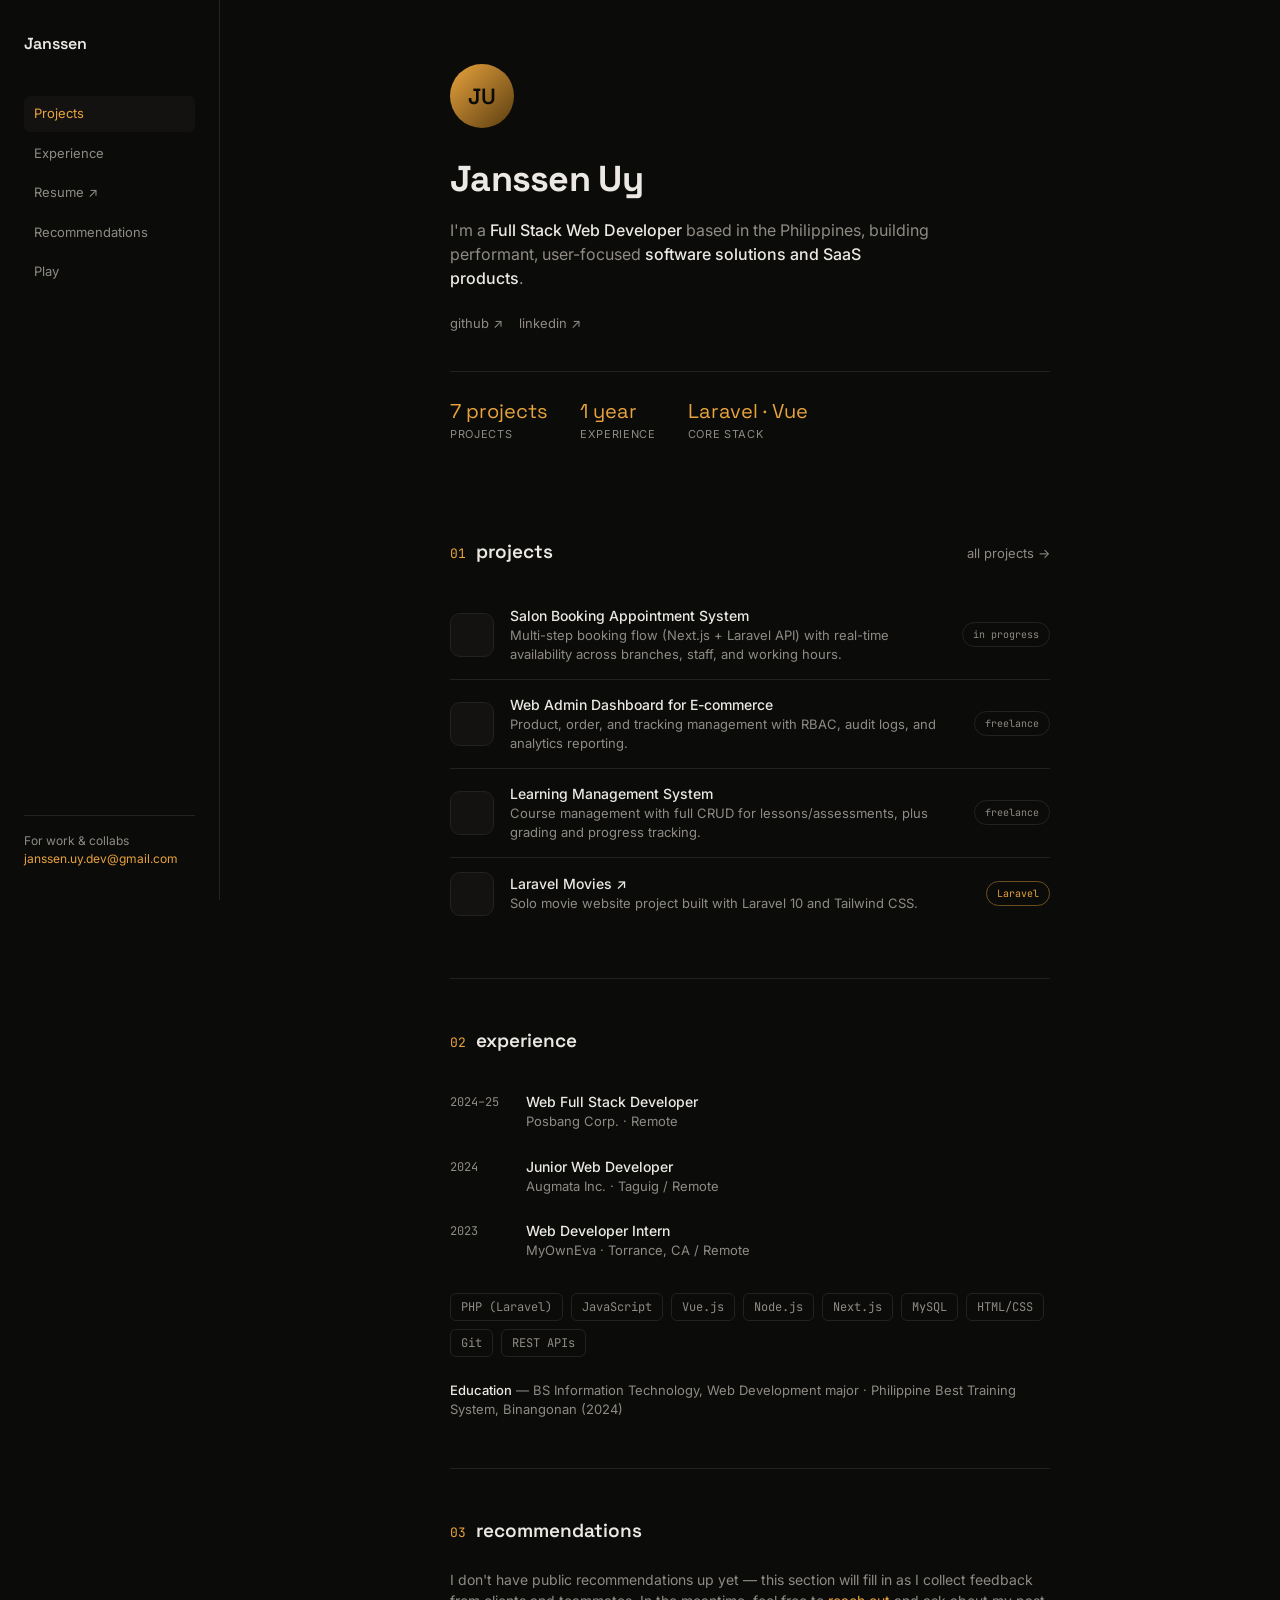
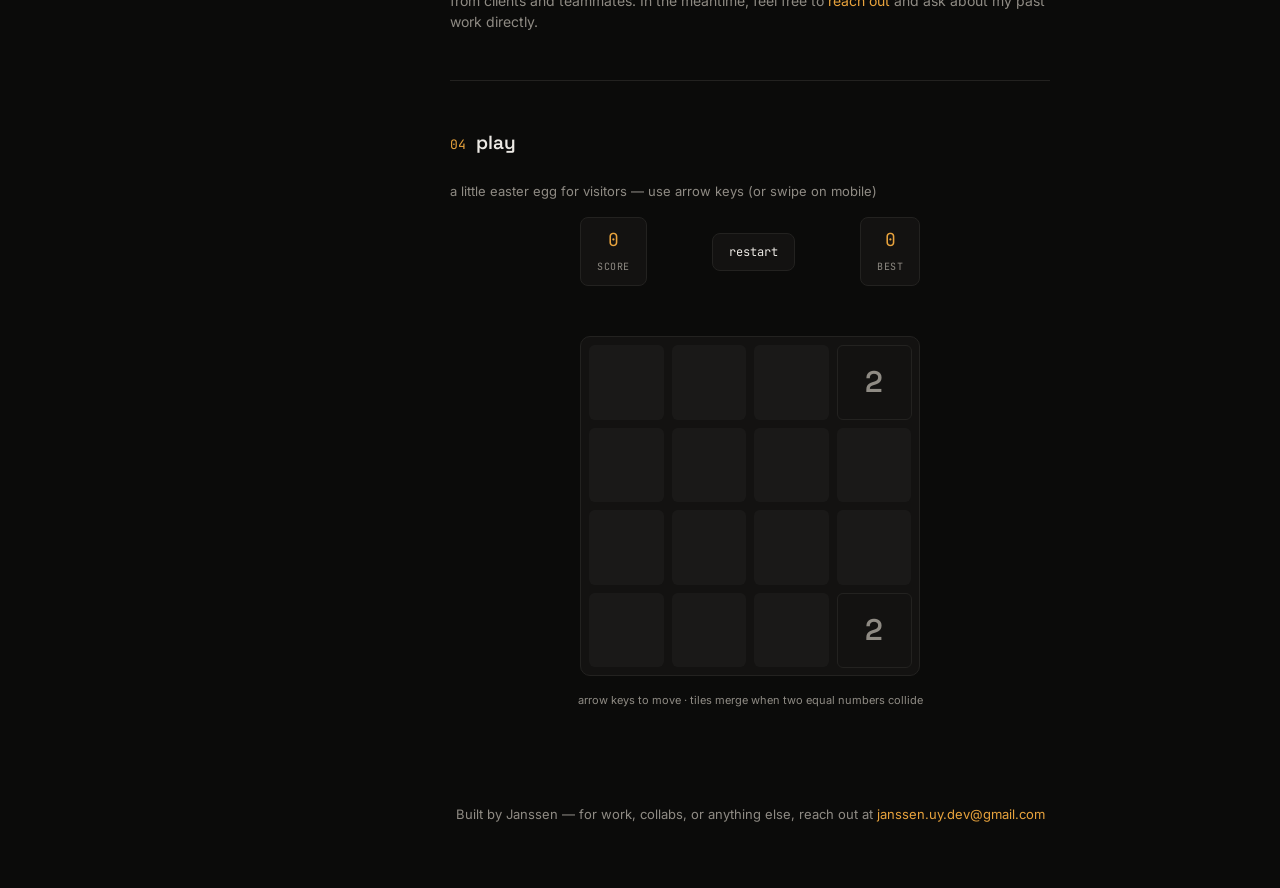
<file: index.html>
<!DOCTYPE html>
<html lang="en">
<head>
<meta charset="UTF-8">
<meta name="viewport" content="width=device-width, initial-scale=1">
<title>Janssen — Full Stack Web Developer</title>
<link rel="preconnect" href="https://fonts.googleapis.com">
<link href="https://fonts.googleapis.com/css2?family=Space+Grotesk:wght@400;500;600;700&family=Inter:wght@400;500;600&family=JetBrains+Mono:wght@400;500;600&display=swap" rel="stylesheet">
<style>
  :root{
    --bg: #0b0b0a;
    --bg-raised: #131211;
    --line: #232220;
    --text: #ece9e4;
    --text-dim: #8f8b84;
    --accent: #e8a33d;
    --accent-dim: #6b4f21;
    --sidebar-w: 220px;
  }
  *{box-sizing:border-box; margin:0; padding:0;}
  html{scroll-behavior:smooth;}
  body{
    background:var(--bg);
    color:var(--text);
    font-family:'Inter', sans-serif;
    line-height:1.5;
    -webkit-font-smoothing:antialiased;
  }
  a{color:inherit; text-decoration:none;}
  .display{font-family:'Space Grotesk', sans-serif;}
  .mono{font-family:'JetBrains Mono', monospace;}

  /* SIDEBAR */
  aside.sidebar{
    position:fixed; top:0; left:0; bottom:0; width:var(--sidebar-w);
    border-right:1px solid var(--line);
    padding:32px 24px;
    display:flex; flex-direction:column;
    overflow-y:auto;
  }
  .sidebar .brand{font-family:'Space Grotesk'; font-weight:600; font-size:16px; margin-bottom:40px;}
  .sidebar nav{display:flex; flex-direction:column; gap:4px;}
  .sidebar nav a{
    font-size:13px; color:var(--text-dim); padding:8px 10px; border-radius:6px;
    transition:background 0.15s, color 0.15s;
  }
  .sidebar nav a:hover{color:var(--text); background:var(--bg-raised);}
  .sidebar nav a.active{color:var(--accent); background:var(--bg-raised);}
  .sidebar .spacer{flex:1;}
  .sidebar .contact{font-size:12px; color:var(--text-dim); border-top:1px solid var(--line); padding-top:16px;}
  .sidebar .contact a{color:var(--accent);}

  main{
    margin-left:var(--sidebar-w);
    min-height:100vh;
    display:flex;
    justify-content:center;
  }
  main > .content{
    width:100%;
    max-width:680px;
    padding:0 40px;
  }

  @media (max-width:760px){
    aside.sidebar{
      position:static; width:100%; border-right:none; border-bottom:1px solid var(--line);
      padding:20px 24px; flex-direction:row; align-items:center; flex-wrap:wrap; gap:16px;
    }
    .sidebar .brand{margin-bottom:0;}
    .sidebar nav{flex-direction:row; flex-wrap:wrap; gap:2px;}
    .sidebar .spacer{display:none;}
    .sidebar .contact{border-top:none; padding-top:0; margin-left:auto;}
    main{ margin-left:0; }
    main > .content{ padding:0 24px; }
  }

  /* HERO */
  header.hero{padding:64px 0 48px;}
  .avatar{
    width:64px; height:64px; border-radius:50%;
    background:linear-gradient(135deg, var(--accent), #5a3d10);
    margin-bottom:24px;
    display:flex; align-items:center; justify-content:center;
    font-family:'Space Grotesk'; font-weight:600; font-size:22px;
    color:#0b0b0a; letter-spacing:0.02em;
  }
  h1.name{font-size:36px; letter-spacing:-0.02em; margin-bottom:12px;}
  .lede{color:var(--text-dim); font-size:16px; max-width:480px; margin-bottom:24px;}
  .lede strong{color:var(--text); font-weight:500;}
  .social{display:flex; gap:16px; font-size:13px; color:var(--text-dim); margin-bottom:36px; flex-wrap:wrap;}
  .social a{border-bottom:1px solid transparent;}
  .social a:hover{color:var(--accent); border-color:var(--accent);}

  .stat-row{display:flex; gap:32px; flex-wrap:wrap; padding-top:24px; border-top:1px solid var(--line);}
  .stat .num{font-family:'Space Grotesk'; font-size:20px; color:var(--accent);}
  .stat .label{font-size:11px; color:var(--text-dim); text-transform:uppercase; letter-spacing:0.06em;}

  /* SECTION SCAFFOLD */
  section{padding:48px 0;}
  section + section{border-top:1px solid var(--line);}
  .sec-head{display:flex; align-items:baseline; justify-content:space-between; margin-bottom:24px;}
  .sec-head .idx{font-family:'JetBrains Mono'; color:var(--accent); font-size:13px; margin-right:10px;}
  .sec-head h2{font-family:'Space Grotesk'; font-size:19px; font-weight:600; display:inline;}
  .sec-head .more{font-size:13px; color:var(--text-dim);}
  .sec-head .more:hover{color:var(--accent);}

  /* PROJECTS */
  .project{display:flex; gap:16px; align-items:center; padding:14px 0; border-bottom:1px solid var(--line);}
  .project:last-child{border-bottom:none;}
  .project .icon{width:44px; height:44px; border-radius:10px; background:var(--bg-raised); border:1px solid var(--line); flex-shrink:0;}
  .project .name{font-weight:500; font-size:14px;}
  .project .desc{font-size:13px; color:var(--text-dim);}
  .project .tag{font-family:'JetBrains Mono'; font-size:10px; color:var(--accent); border:1px solid var(--accent-dim); border-radius:99px; padding:4px 10px; margin-left:auto; white-space:nowrap; flex-shrink:0;}
  .project .tag.archived{color:var(--text-dim); border-color:var(--line);}

  /* EXPERIENCE */
  .role{display:flex; gap:16px; padding:12px 0;}
  .role .yr{font-family:'JetBrains Mono'; font-size:12px; color:var(--text-dim); width:60px; flex-shrink:0; padding-top:2px; white-space:nowrap;}
  .role .title{font-size:14px; font-weight:500;}
  .role .org{font-size:13px; color:var(--text-dim);}

  .stack{display:flex; flex-wrap:wrap; gap:8px; margin-top:20px;}
  .chip{font-family:'JetBrains Mono'; font-size:12px; color:var(--text-dim); border:1px solid var(--line); padding:4px 10px; border-radius:6px;}

  /* PROJECTS PANEL (slides in from the right) */
  .panel-backdrop{
    position:fixed; inset:0; background:rgba(0,0,0,0.5);
    opacity:0; pointer-events:none; transition:opacity 0.2s ease; z-index:25;
  }
  .panel-backdrop.show{ opacity:1; pointer-events:auto; }
  .projects-panel{
    position:fixed; top:0; right:0; bottom:0; width:360px; max-width:88vw;
    background:var(--bg-raised); border-left:1px solid var(--line);
    transform:translateX(100%); transition:transform 0.25s ease;
    z-index:30; padding:28px 24px; overflow-y:auto;
  }
  .projects-panel.show{ transform:translateX(0); }
  .panel-head{display:flex; align-items:center; justify-content:space-between; margin-bottom:20px;}
  .panel-head h3{font-family:'Space Grotesk'; font-size:17px; font-weight:600;}
  .panel-close{
    background:none; border:1px solid var(--line); color:var(--text-dim);
    width:28px; height:28px; border-radius:6px; cursor:pointer; font-size:14px; line-height:1;
  }
  .panel-close:hover{ color:var(--text); border-color:var(--accent); }
  .panel-project{padding:14px 0; border-bottom:1px solid var(--line);}
  .panel-project:last-child{border-bottom:none;}
  .panel-project .name{font-size:14px; font-weight:500; margin-bottom:3px;}
  .panel-project .desc{font-size:12px; color:var(--text-dim); margin-bottom:6px;}
  .panel-project .tag{font-family:'JetBrains Mono'; font-size:10px; color:var(--accent); border:1px solid var(--accent-dim); border-radius:99px; padding:2px 8px;}
  .panel-project .tag.archived{color:var(--text-dim); border-color:var(--line);}
  .quote{padding:20px 0; border-bottom:1px solid var(--line); font-size:14px; color:var(--text-dim);}
  .quote:last-child{border-bottom:none;}
  .quote .who{margin-top:10px; font-size:12px; color:var(--text);}
  .quote .who span{color:var(--text-dim); font-weight:400;}

  /* 2048 GAME */
  .game-wrap{display:flex; flex-direction:column; align-items:center; gap:16px;}
  .game-top{display:flex; justify-content:space-between; align-items:center; width:340px; max-width:100%;}
  .game-score{font-family:'JetBrains Mono'; background:var(--bg-raised); border:1px solid var(--line); border-radius:8px; padding:8px 16px; text-align:center;}
  .game-score .n{font-size:18px; color:var(--accent); display:block;}
  .game-score .l{font-size:10px; color:var(--text-dim); text-transform:uppercase; letter-spacing:0.05em;}
  .game-restart{
    font-family:'JetBrains Mono'; font-size:12px; color:var(--text); background:var(--bg-raised);
    border:1px solid var(--line); border-radius:8px; padding:10px 16px; cursor:pointer;
  }
  .game-restart:hover{border-color:var(--accent); color:var(--accent);}
  #board2048{
    position:relative; width:340px; max-width:100%; aspect-ratio:1/1;
    background:var(--bg-raised); border:1px solid var(--line); border-radius:10px;
    display:grid; grid-template-columns:repeat(4,1fr); grid-template-rows:repeat(4,1fr);
    gap:8px; padding:8px; touch-action:none;
  }
  .cell-bg{background:rgba(255,255,255,0.03); border-radius:6px;}
  .tile{
    position:absolute; display:flex; align-items:center; justify-content:center;
    font-family:'Space Grotesk'; font-weight:600; border-radius:6px;
    transition:top 0.12s ease, left 0.12s ease;
    background:var(--bg); border:1px solid var(--line); color:var(--text);
    will-change:transform;
  }
  .tile.spawn{ animation:tileSpawn 0.18s ease-out; }
  .tile.merged{ animation:tileMerge 0.16s ease-out; animation-delay:0.1s; animation-fill-mode:backwards; }
  @keyframes tileSpawn{
    from{ transform:scale(0); }
    to{ transform:scale(1); }
  }
  @keyframes tileMerge{
    0%{ transform:scale(1); }
    50%{ transform:scale(1.18); }
    100%{ transform:scale(1); }
  }
  #board2048.shake{ animation:boardShake 0.3s ease; }
  @keyframes boardShake{
    0%,100%{ transform:translateX(0); }
    20%{ transform:translateX(-4px); }
    40%{ transform:translateX(4px); }
    60%{ transform:translateX(-3px); }
    80%{ transform:translateX(3px); }
  }
  .game-hint{font-size:11px; color:var(--text-dim); text-align:center;}
  .game-msg{font-family:'JetBrains Mono'; font-size:13px; color:var(--accent); min-height:18px;}

  footer{padding:48px 0 64px; text-align:center; color:var(--text-dim); font-size:13px;}
  footer a{color:var(--accent);}
</style>
</head>
<body>

<aside class="sidebar">
  <div class="brand">Janssen</div>
  <nav>
    <a href="#projects" class="active">Projects</a>
    <a href="#experience">Experience</a>
    <a href="resume.pdf" target="_blank">Resume ↗</a>
    <a href="#recs">Recommendations</a>
    <a href="#play">Play</a>
  </nav>
  <div class="spacer"></div>
  <div class="contact">
    For work & collabs<br>
    <a href="mailto:janssen.uy.dev@gmail.com">janssen.uy.dev@gmail.com</a>
  </div>
</aside>

<main>
<div class="content">
  <header class="hero">
    <div class="avatar">JU</div>
    <h1 class="name display">Janssen Uy</h1>
    <p class="lede">I'm a <strong>Full Stack Web Developer</strong> based in the Philippines, building performant,
      user-focused <strong>software solutions and SaaS products</strong>.</p>
    <div class="social">
      <a href="https://github.com/haythamac" target="_blank">github ↗</a>
      <a href="https://www.linkedin.com/in/janssen-uy-04b142267/" target="_blank">linkedin ↗</a>
    </div>
    <div class="stat-row">
      <div class="stat"><div class="num display">7 projects</div><div class="label">projects</div></div>
      <div class="stat"><div class="num display">1 year</div><div class="label">experience</div></div>
      <div class="stat"><div class="num display">Laravel · Vue</div><div class="label">core stack</div></div>
    </div>
  </header>

  <section id="projects">
    <div class="sec-head">
      <div><span class="idx mono">01</span><h2>projects</h2></div>
      <a class="more" id="open-projects-panel" href="#">all projects →</a>
    </div>
    <div id="projects-list"></div>
  </section>

  <section id="experience">
    <div class="sec-head">
      <div><span class="idx mono">02</span><h2>experience</h2></div>
      <!-- <a class="more" href="#">full history →</a> -->
    </div>
    <div class="role"><div class="yr mono">2024–25</div><div><div class="title">Web Full Stack Developer</div><div class="org">Posbang Corp. · Remote</div></div></div>
    <div class="role"><div class="yr mono">2024</div><div><div class="title">Junior Web Developer</div><div class="org">Augmata Inc. · Taguig / Remote</div></div></div>
    <div class="role"><div class="yr mono">2023</div><div><div class="title">Web Developer Intern</div><div class="org">MyOwnEva · Torrance, CA / Remote</div></div></div>

    <div class="stack">
      <span class="chip">PHP (Laravel)</span><span class="chip">JavaScript</span><span class="chip">Vue.js</span>
      <span class="chip">Node.js</span><span class="chip">Next.js</span><span class="chip">MySQL</span>
      <span class="chip">HTML/CSS</span><span class="chip">Git</span><span class="chip">REST APIs</span>
    </div>

    <div style="margin-top:24px; font-size:13px; color:var(--text-dim);">
      <strong style="color:var(--text); font-weight:500;">Education</strong> — BS Information Technology, Web Development major · Philippine Best Training System, Binangonan (2024)
    </div>
  </section>

  <section id="recs">
    <div class="sec-head">
      <div><span class="idx mono">03</span><h2>recommendations</h2></div>
      <!-- <a class="more" href="#">all recs →</a> -->
    </div>
    <!-- <div class="quote">
      "Swap this for a real quote from someone you've worked with — keep it specific and short."
      <div class="who">Full Name <span>· Their Title</span></div>
    </div>
    <div class="quote">
      "A second testimonial. Real quotes carry far more weight than generic praise."
      <div class="who">Full Name <span>· Their Title</span></div>
    </div> --> 
    <p style="font-size:14px; color:var(--text-dim);">
      I don't have public recommendations up yet — this section will fill in as I collect feedback
      from clients and teammates. In the meantime, feel free to
      <a href="#" style="color:var(--accent);">reach out</a>
      and ask about my past work directly.
    </p>
  </section>

  <section id="play">
    <div class="sec-head">
      <div><span class="idx mono">04</span><h2>play</h2></div>
    </div>
    <p style="font-size:13px;color:var(--text-dim);margin-bottom:16px;">a little easter egg for visitors — use arrow keys (or swipe on mobile)</p>
    <div class="game-wrap">
      <div class="game-top">
        <div class="game-score"><span class="n" id="g-score">0</span><span class="l">score</span></div>
        <button class="game-restart" id="g-restart">restart</button>
        <div class="game-score"><span class="n" id="g-best">0</span><span class="l">best</span></div>
      </div>
      <div class="game-msg" id="g-msg"></div>
      <div id="board2048"></div>
      <div class="game-hint">arrow keys to move · tiles merge when two equal numbers collide</div>
    </div>
  </section>

  <footer>
    Built by Janssen — for work, collabs, or anything else, reach out at
    <a href="mailto:janssen.uy.dev@gmail.com">janssen.uy.dev@gmail.com</a>
  </footer>

</div>
</main>

<div class="panel-backdrop" id="panel-backdrop"></div>
<aside class="projects-panel" id="projects-panel">
  <div class="panel-head">
    <h3>all projects</h3>
    <button class="panel-close" id="panel-close" aria-label="Close">✕</button>
  </div>

  <div id="panel-projects-list"></div>
</aside>

<script>
// =====================================================================
// EDIT YOUR PROJECTS HERE — this one list drives both the homepage
// preview and the "all projects" panel, so you only maintain it once.
//
//   name:     project title
//   desc:     one or two sentence description
//   tag:      short label, e.g. "in progress", "freelance", "Laravel"
//   url:      link to visit (repo, live site, case study) — set to
//             null (no quotes) if there's nothing to link to, e.g.
//             private client work. When url is null the tag is shown
//             in a muted style instead of the accent color.
//   featured: true = shows on the homepage projects section
//             false = only shows in the "all projects" panel
// =====================================================================
const PROJECTS = [
  {
    name: "Salon Booking Appointment System",
    desc: "Multi-step booking flow (Next.js + Laravel API) with real-time availability across branches, staff, and working hours.",
    tag: "in progress",
    url: null,
    featured: true
  },
  {
    name: "Web Admin Dashboard for E-commerce",
    desc: "Product, order, and tracking management with RBAC, audit logs, and analytics reporting.",
    tag: "freelance",
    url: null,
    featured: true
  },
  {
    name: "Learning Management System",
    desc: "Course management with full CRUD for lessons/assessments, plus grading and progress tracking.",
    tag: "freelance",
    url: null,
    featured: true
  },
  {
    name: "Laravel Movies",
    desc: "Solo movie website project built with Laravel 10 and Tailwind CSS.",
    tag: "Laravel",
    url: "https://github.com/haythamac/laravel-movies",
    featured: true
  },
  {
    name: "Paragon — Guild Management System",
    desc: "Admin panel for guild operations (frontend + backend).",
    tag: "Vue · Laravel",
    url: "https://github.com/haythamac/paragon-fe",
    featured: false
  },
  {
    name: "Ymir Mileage Calculator",
    desc: "Deposit calculator tool for a game.",
    tag: "Vue",
    url: "https://github.com/haythamac/ymir-mileage-calculator",
    featured: false
  },
  {
    name: "Folkvang Timer",
    desc: "Real time boss spawn timer for a game.",
    tag: "Express.js · Vue · Socket.io",
    url: "https://github.com/haythamac/folkvang",
    featured: false
  }
];

// ---- render projects (homepage preview + full panel) ----
(function(){
  function nameHtml(p){
    return p.url
      ? `<a href="${p.url}" target="_blank" rel="noopener">${p.name} ↗</a>`
      : p.name;
  }

  function homeCard(p){
    return `
      <div class="project">
        <div class="icon"></div>
        <div>
          <div class="name">${nameHtml(p)}</div>
          <div class="desc">${p.desc}</div>
        </div>
        <div class="tag${p.url ? '' : ' archived'}">${p.tag}</div>
      </div>`;
  }

  function panelCard(p){
    return `
      <div class="panel-project">
        <div class="name">${nameHtml(p)}</div>
        <div class="desc">${p.desc}</div>
        <span class="tag${p.url ? '' : ' archived'}">${p.tag}</span>
      </div>`;
  }

  const homeList = document.getElementById('projects-list');
  const panelList = document.getElementById('panel-projects-list');
  if(homeList) homeList.innerHTML = PROJECTS.filter(p => p.featured).map(homeCard).join('');
  if(panelList) panelList.innerHTML = PROJECTS.map(panelCard).join('');
})();

// ---- projects panel ----
(function(){
  const openBtn = document.getElementById('open-projects-panel');
  const panel = document.getElementById('projects-panel');
  const backdrop = document.getElementById('panel-backdrop');
  const closeBtn = document.getElementById('panel-close');

  function openPanel(e){
    if(e) e.preventDefault();
    panel.classList.add('show');
    backdrop.classList.add('show');
  }
  function closePanel(){
    panel.classList.remove('show');
    backdrop.classList.remove('show');
  }

  openBtn.addEventListener('click', openPanel);
  closeBtn.addEventListener('click', closePanel);
  backdrop.addEventListener('click', closePanel);
  document.addEventListener('keydown', (e) => { if(e.key === 'Escape') closePanel(); });
})();

// ---- sidebar active link on scroll ----
(function(){
  const links = document.querySelectorAll('.sidebar nav a');
  const sections = Array.from(links).map(a => document.querySelector(a.getAttribute('href')));
  window.addEventListener('scroll', () => {
    let idx = 0;
    sections.forEach((sec, i) => {
      if(sec && window.scrollY >= sec.offsetTop - 120) idx = i;
    });
    links.forEach((a,i) => a.classList.toggle('active', i === idx));
  });
})();

// ---- 2048 game (persistent tile objects so slides/merges/spawns animate) ----
(function(){
  const SIZE = 4;
  const board = document.getElementById('board2048');
  const scoreEl = document.getElementById('g-score');
  const bestEl = document.getElementById('g-best');
  const msgEl = document.getElementById('g-msg');
  const restartBtn = document.getElementById('g-restart');

  let tiles, nextId, score, best, cellSize, gap = 8;
  let tileEls = new Map();

  best = 0; // in-memory only for this session
  bestEl.textContent = best;

  const tileColors = {
    2:'#131211', 4:'#1a1815', 8:'#3d2c12', 16:'#5a3d10',
    32:'#7a4f0e', 64:'#9a5f0c', 128:'#c47d1a', 256:'#e0972a',
    512:'#e8a33d', 1024:'#f0b95c', 2048:'#f7d27f'
  };

  function addRandomTile(){
    const occupied = new Set(tiles.map(t => t.r + ',' + t.c));
    const empties = [];
    for(let r=0;r<SIZE;r++) for(let c=0;c<SIZE;c++) if(!occupied.has(r+','+c)) empties.push([r,c]);
    if(empties.length === 0) return;
    const [r,c] = empties[Math.floor(Math.random()*empties.length)];
    tiles.push({ id: nextId++, r, c, value: Math.random() < 0.9 ? 2 : 4, isNew: true, merged: false });
  }

  function init(){
    tiles = [];
    nextId = 1;
    score = 0;
    msgEl.textContent = '';
    board.dataset.won = '';
    tileEls.forEach(el => el.remove());
    tileEls.clear();
    layoutBoard();
    addRandomTile();
    addRandomTile();
    scoreEl.textContent = score;
    render();
  }

  function layoutBoard(){
    Array.from(board.querySelectorAll('.cell-bg')).forEach(el => el.remove());
    for(let i=0;i<SIZE*SIZE;i++){
      const bg = document.createElement('div');
      bg.className = 'cell-bg';
      board.appendChild(bg);
    }
    cellSize = (board.clientWidth - gap*(SIZE+1)) / SIZE;
  }

  function render(){
    const seen = new Set();
    tiles.forEach(t => {
      seen.add(t.id);
      let el = tileEls.get(t.id);
      if(!el){
        el = document.createElement('div');
        el.className = 'tile';
        board.appendChild(el);
        tileEls.set(t.id, el);
      }
      el.style.width = cellSize + 'px';
      el.style.height = cellSize + 'px';
      el.style.left = (gap + t.c*(cellSize+gap)) + 'px';
      el.style.top = (gap + t.r*(cellSize+gap)) + 'px';
      el.textContent = t.value;
      el.style.background = tileColors[t.value] || '#f7d27f';
      el.style.fontSize = (t.value > 512 ? cellSize*0.32 : cellSize*0.4) + 'px';
      el.style.color = t.value <= 4 ? 'var(--text-dim)' : '#0b0b0a';
      el.classList.remove('spawn','merged');
      if(t.isNew){ void el.offsetWidth; el.classList.add('spawn'); t.isNew = false; }
      if(t.merged){ void el.offsetWidth; el.classList.add('merged'); t.merged = false; }
    });
    tileEls.forEach((el, id) => {
      if(!seen.has(id)){ el.remove(); tileEls.delete(id); }
    });
  }

  function compress(line){
    // line: array of 4 slots, each a tile object or null, ordered from the
    // side tiles are moving TOWARD (index 0) to the far side (index 3)
    const present = line.filter(t => t);
    const result = [];
    let gained = 0;
    const removedIds = [];
    let i = 0;
    while(i < present.length){
      if(i+1 < present.length && present[i].value === present[i+1].value){
        present[i].value *= 2;
        present[i].merged = true;
        gained += present[i].value;
        removedIds.push(present[i+1].id);
        result.push(present[i]);
        i += 2;
      } else {
        result.push(present[i]);
        i += 1;
      }
    }
    while(result.length < SIZE) result.push(null);
    let moved = false;
    for(let k=0;k<SIZE;k++){
      const beforeId = line[k] ? line[k].id : null;
      const afterId = result[k] ? result[k].id : null;
      if(beforeId !== afterId) moved = true;
    }
    return { result, gained, removedIds, moved };
  }

  function move(dir){
    const cellTile = Array.from({length:SIZE}, () => Array(SIZE).fill(null));
    tiles.forEach(t => cellTile[t.r][t.c] = t);

    let totalGained = 0, anyMoved = false;
    const removedIds = new Set();

    if(dir === 'left' || dir === 'right'){
      for(let r=0;r<SIZE;r++){
        let arr = cellTile[r].slice();
        if(dir === 'right') arr.reverse();
        const { result, gained, removedIds: rm, moved } = compress(arr);
        const ordered = dir === 'right' ? result.slice().reverse() : result;
        totalGained += gained;
        if(moved) anyMoved = true;
        rm.forEach(id => removedIds.add(id));
        for(let c=0;c<SIZE;c++){ if(ordered[c]){ ordered[c].r = r; ordered[c].c = c; } }
      }
    } else {
      for(let c=0;c<SIZE;c++){
        let arr = [0,1,2,3].map(r => cellTile[r][c]);
        if(dir === 'down') arr.reverse();
        const { result, gained, removedIds: rm, moved } = compress(arr);
        const ordered = dir === 'down' ? result.slice().reverse() : result;
        totalGained += gained;
        if(moved) anyMoved = true;
        rm.forEach(id => removedIds.add(id));
        for(let r=0;r<SIZE;r++){ if(ordered[r]){ ordered[r].r = r; ordered[r].c = c; } }
      }
    }

    if(!anyMoved){
      board.classList.remove('shake');
      void board.offsetWidth;
      board.classList.add('shake');
      return;
    }

    tiles = tiles.filter(t => !removedIds.has(t.id));
    score += totalGained;
    scoreEl.textContent = score;
    if(score > best){ best = score; bestEl.textContent = best; }

    render(); // animate the slide + merge pop first
    setTimeout(() => {
      addRandomTile(); // then spawn the new tile
      render();
      checkEnd();
    }, 120);
  }

  function canMove(){
    const cellTile = Array.from({length:SIZE}, () => Array(SIZE).fill(null));
    tiles.forEach(t => cellTile[t.r][t.c] = t.value);
    for(let r=0;r<SIZE;r++) for(let c=0;c<SIZE;c++){
      if(!cellTile[r][c]) return true;
      if(c < SIZE-1 && cellTile[r][c] === cellTile[r][c+1]) return true;
      if(r < SIZE-1 && cellTile[r][c] === cellTile[r+1][c]) return true;
    }
    return false;
  }

  function checkEnd(){
    const won = tiles.some(t => t.value >= 2048);
    if(won && !board.dataset.won){
      board.dataset.won = '1';
      msgEl.textContent = "you hit 2048 — keep going or restart";
    }
    if(!canMove()){
      msgEl.textContent = "game over — click restart to try again";
    }
  }

  document.addEventListener('keydown', (e) => {
    if(!initialized) return;
    const map = {ArrowLeft:'left', ArrowRight:'right', ArrowUp:'up', ArrowDown:'down'};
    if(map[e.key]){
      e.preventDefault();
      move(map[e.key]);
    }
  });

  // swipe support
  let touchStartX = 0, touchStartY = 0;
  board.addEventListener('touchstart', (e) => {
    if(!initialized) return;
    touchStartX = e.touches[0].clientX;
    touchStartY = e.touches[0].clientY;
  }, {passive:true});
  board.addEventListener('touchend', (e) => {
    if(!initialized) return;
    const dx = e.changedTouches[0].clientX - touchStartX;
    const dy = e.changedTouches[0].clientY - touchStartY;
    if(Math.max(Math.abs(dx), Math.abs(dy)) < 20) return;
    if(Math.abs(dx) > Math.abs(dy)){
      move(dx > 0 ? 'right' : 'left');
    } else {
      move(dy > 0 ? 'down' : 'up');
    }
  }, {passive:true});

  restartBtn.addEventListener('click', () => { board.dataset.won=''; init(); });
  window.addEventListener('resize', () => { if(initialized){ layoutBoard(); render(); } });

  // don't do any work until the player actually scrolls near the game —
  // keeps this section from costing anything on initial page load
  let initialized = false;
  function ensureInit(){
    if(initialized) return;
    initialized = true;
    init();
  }
  const playSection = document.getElementById('play');
  if('IntersectionObserver' in window){
    const io = new IntersectionObserver((entries) => {
      entries.forEach(entry => {
        if(entry.isIntersecting){ ensureInit(); io.disconnect(); }
      });
    }, { rootMargin: '300px' });
    io.observe(playSection);
  } else {
    ensureInit(); // fallback for very old browsers
  }
})();
</script>

</body>
</html>
</file>
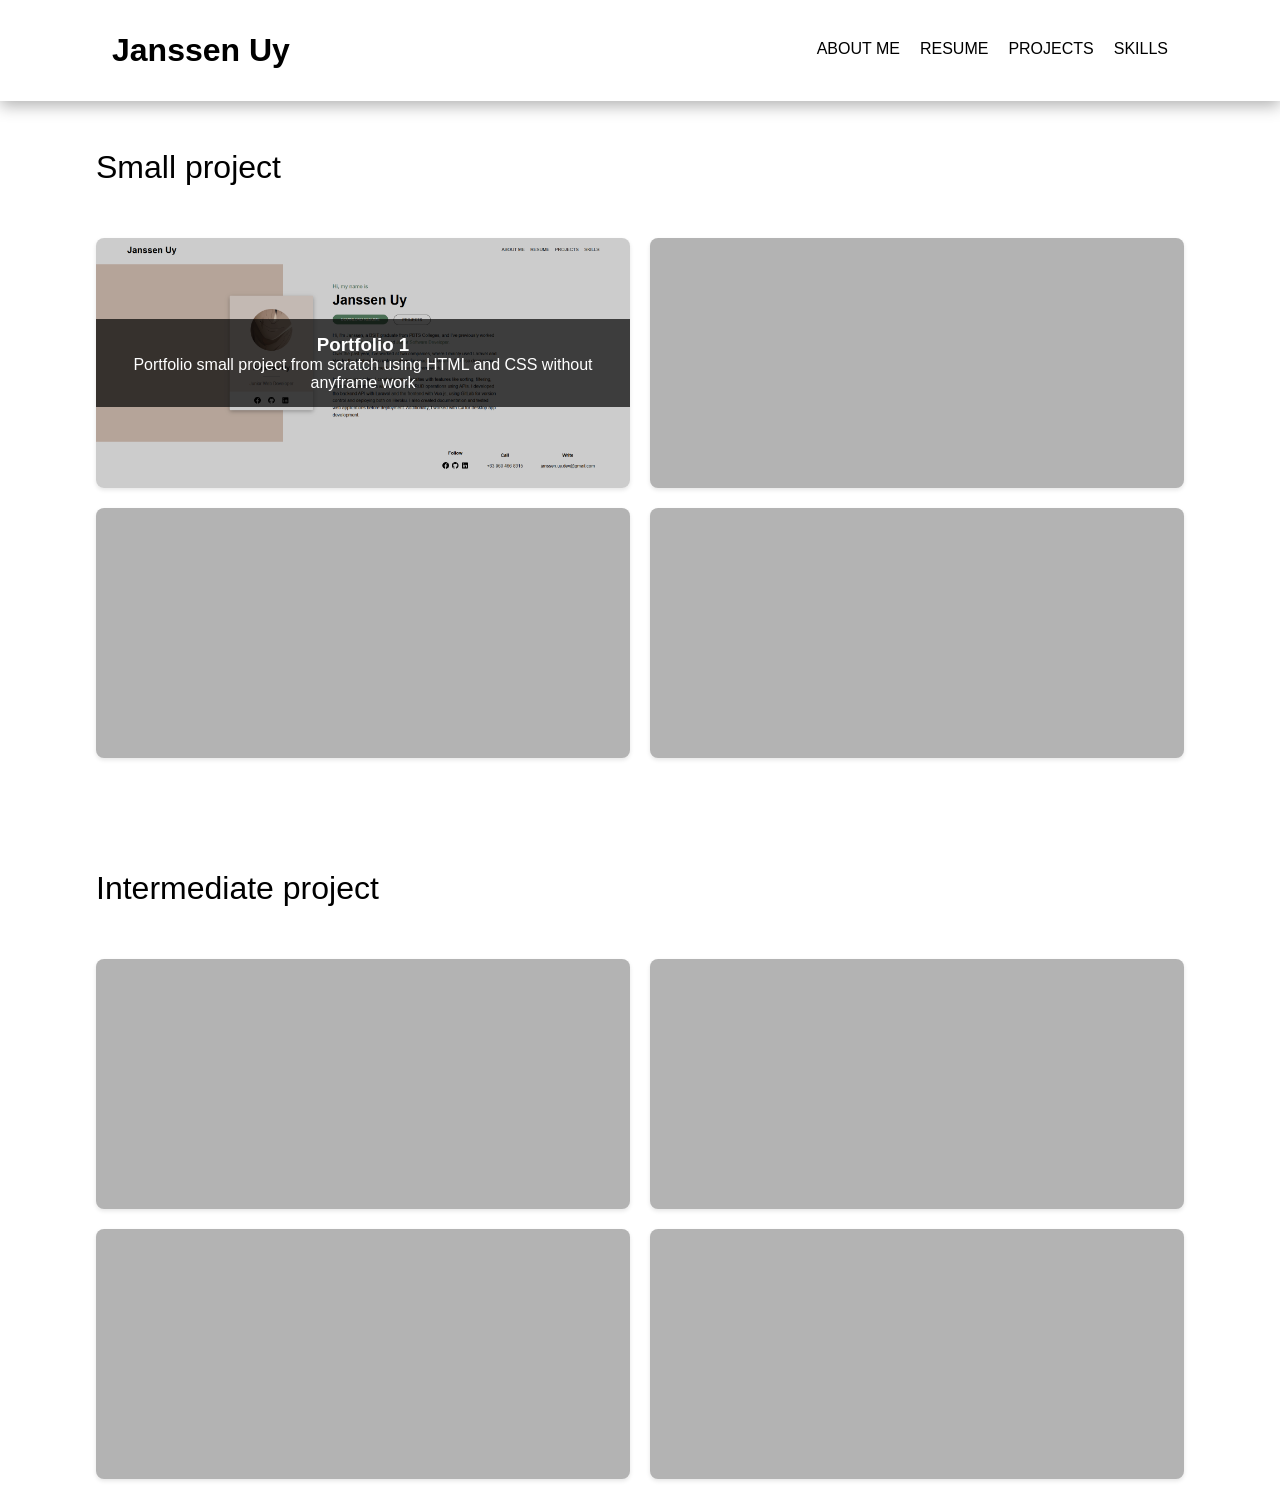
<file: pages/projects.html>
<!DOCTYPE html>
<html lang="en">
    <head>
        <meta charset="UTF-8" />
        <meta name="viewport" content="width=device-width, initial-scale=1.0" />
        <title>Projects</title>
        <link rel="stylesheet" href="../styles/style.css" />
        <link rel="stylesheet" href="../styles/project.css" />
    </head>
    <body>
        <!-- Navigation bar -->
        <nav class="navbar">
            <div class="logo">Janssen Uy</div>
            <ul class="nav-links">
                <li><a href="#">About me</a></li>
                <li><a href="#">Resume</a></li>
                <li><a href="./pages/projects.html">Projects</a></li>
                <li><a href="#">Skills</a></li>
            </ul>
        </nav>

        <main class="project-main">
            <div class="project-group">
                <div class="project-level">Small project</div>
                <div class="project-grid small-project">
                    <a href="https://haythamac.github.io">
                        <div class="project-card">
                            <div class="text-container">
                                <h3>Portfolio 1</h3>
                                <p>
                                    Portfolio small project from scratch using
                                    HTML and CSS without anyframe work
                                </p>
                            </div>
                        </div>
                    </a>
                    <div class="project-card"></div>
                    <div class="project-card"></div>
                    <div class="project-card"></div>
                </div>
            </div>

            <div class="project-group">
                <div class="project-level ">Intermediate project</div>
                <div class="project-grid intermediate-project">
                    <div class="project-card"></div>
                    <div class="project-card"></div>
                    <div class="project-card"></div>
                    <div class="project-card"></div>
                </div>
            </div>
        </main>
    </body>
</html>
</file>
<file: styles/style.css>
* {
    margin: 0;
    padding: 0;
    box-sizing: border-box;
    font-family: 'Poppins', sans-serif;
}

.navbar {
    background-color: #ffffff;
    color: black;
    padding: 2rem 7rem;
    display: flex;
    justify-content: space-between;
    box-shadow: 0 5px 15px rgba(0,0,0,0.3);
    z-index: 10;
}

.logo {
    font-size: 2rem;
    font-weight: 700;
    color: black;
}
.logo:hover {
    cursor: pointer;
    color: #709878;
    transition: color 0.3s ease-in-out;
}
.nav-links {
    display: flex;
    gap: 20px;
}

.nav-links li {
    list-style: none;
    font-size: 1rem;
    font-weight: 500;
    transition: color 0.3s ease-in-out;
    padding: 0.5rem 0rem;
}

.nav-links li a {
    text-decoration: none;
    text-transform: uppercase;
    color: black;
}

.nav-links li a:hover {
    color: #709878;
    transition: color 0.3s ease-in-out;
    cursor: pointer;
}

.hero-background {
    display: flex;
    width: 100%;
    height: 70vh;
    position: relative;
}

.left-background {
    background-color: #e2cdbf;
    width: 35%;
    font-size: 0px;
}

.right-background {
    background-color: #ffffff;
    width: 65%;
    font-size: 0px;
}

.hero-section {
    position: absolute;
    display: flex;
    width: 100%;
    height: 100%;
    padding: 0 25%;
    align-items: center;
}

.hero-card {
    background-color: #f4e7e0;
    min-width: 300px;
    min-height: 60%;
    display: flex;
    flex-direction: column;
    justify-content: space-between;
    text-align: center;
    border-radius: 5px;
    box-shadow: 0 5px 15px rgba(0,0,0,0.3);
    margin-right: 50px;
    z-index: 10;
}

.hero-card-content{
    margin-top: 3rem;
    display: flex;
    flex-direction: column;
    align-items: center;
}

.profile-image {
    width: 150px;
    height: 150px;
    border-radius: 50%;
    object-fit: cover;
    margin-bottom: 3rem;
}

.hero-card h2 {
    margin-bottom: 1rem;
}

.hero-card p {
    margin-bottom: 20px;
    color: #555;
}

.hero-card span{
    display:block;
    width:20%; /*or whatever width you want the effect of <hr>*/
    border-top: 1px solid #A4A4A4;
    margin-bottom: 1rem;
}

.social-icons {
    display: flex;
    justify-content: center;
    gap: 20px;
    background-color: #ffffff;
    padding: 1rem 0;
}

.hero-info {
    padding-left: 20px;
    max-width: 1000px;
    min-width: 600px;
}

.greeting {
    color: #5d8a6a;
    font-size: 1.2rem;
    margin-bottom: 10px;
}

h1 {
    font-size: 3rem;
    margin-bottom: 25px;
}

.buttons {
    display: flex;
    gap: 20px;
    margin-bottom: 25px;
}

.resume-btn {
    background-color: #5d8a6a;
    color: white;
    border: none;
    padding: 10px 30px;
    border-radius: 25px;
    cursor: pointer;
}

.resume-btn:hover {
    background-color: white;
    color: #5d8a6a;
    transition: 0.3s ease-in-out;
    border: 1px solid #5d8a6a;
}

.projects-btn {
    background-color: transparent;
    border: 1px solid #333;
    padding: 10px 30px;
    border-radius: 25px;
    cursor: pointer;
}

.projects-btn:hover {
    background-color: #5d8a6a;
    color: white;
    transition: 0.3s ease-in-out;
}

.bio, .experience, .interests {
    margin-bottom: 15px;
    line-height: 1.6;
}

.highlight {
    color: #5d8a6a;
}

footer {
    padding: 2rem 8rem;
    color: black;
    font-size: 1rem;
    position: relative;
    display: flex;
    justify-content: flex-end;
    gap: 4rem;
}

.socials, .phone, .email {
    display: flex;
    flex-direction: column;
    justify-content: center;
    align-items: center;
    gap: 20px;
    font-weight: bold;
}

.phone p, .email p {
    font-weight: 400;
}
</file>
<file: styles/project.css>
.project-main {
    display: flex;
    flex-direction: column;
    height: 100vh;
}

.project-group {
    display: flex;
    flex-direction: column;
    gap: 20px;
    margin: 2rem 4rem;
}

.project-level {
    font-size: 2rem;
    padding-left: 2rem;
    padding-top: 1rem;
}

.project-grid {
    display: grid;
    grid-template-columns: repeat(2, 1fr);
    gap: 20px;
    margin: 0 auto;
    padding: 2rem;
    width: 100%;
    box-sizing: border-box;
}

.project-card {
    position: relative;
    border-radius: 8px;
    box-shadow: 0 2px 4px rgba(0, 0, 0, 0.1);
    cursor: pointer;
    overflow: hidden;
    min-height: 250px;
    padding: 0; /* Remove padding */
    background-color: #e0e0e0; /* Fallback color */
    transition: transform 0.3s ease;
}

/* Background image as absolutely positioned element */
.project-card::after {
    content: "";
    position: absolute;
    top: 0;
    left: 0;
    width: 100%;
    height: 100%;
    background-repeat: no-repeat;
    background-position: top center;
    background-size: contain; /* This shows the whole image */
    z-index: 1;
}

/* Text overlay positioned at the center */
.project-card .text-container {
    position: absolute;
    z-index: 3;
    padding: 15px;
    background: rgba(0, 0, 0, 0.7);
    color: white;
    text-align: center;
    left: 0;
    right: 0;
    top: 50%;
    transform: translateY(-50%);
}

/* Overlay for better visibility */
.project-card::before {
    content: "";
    position: absolute;
    top: 0;
    left: 0;
    width: 100%;
    height: 100%;
    background: rgba(0, 0, 0, 0.2);
    z-index: 2;
}



.small-project .project-card:nth-child(1) {
    background: url("../assets/project1.png") no-repeat center center;
    background-size: cover;
}

.project-card:not(:first-child) {
    display: flex;
    justify-content: center;
    align-items: center;
    font-size: 2rem;
    color: white;
}

.project-card:hover {
    transform: scale(1.02);
}
</file>
